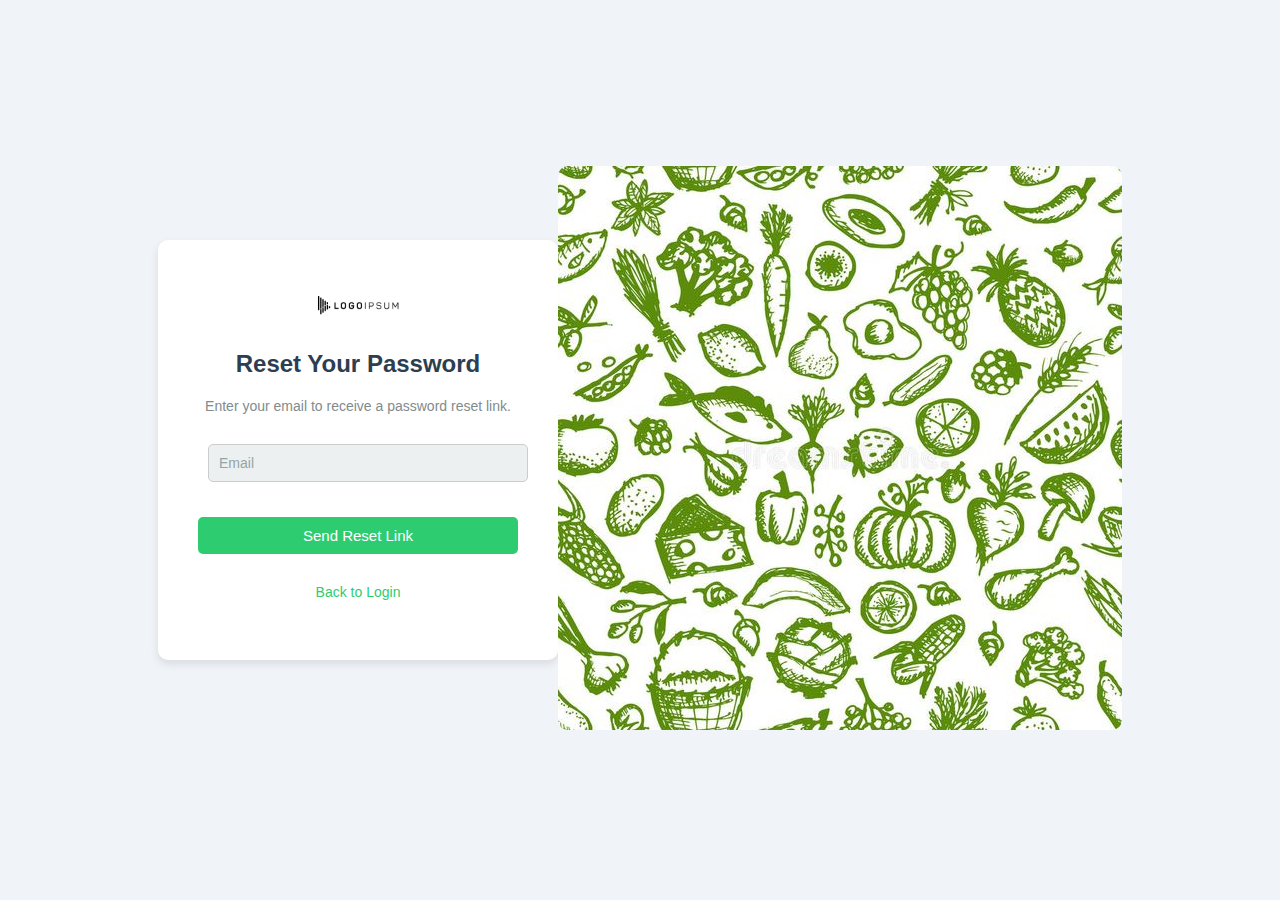
<file: p/pages/forgot-password.html>
<!DOCTYPE html>
<html lang="en">
<head>
    <meta charset="UTF-8">
    <meta name="viewport" content="width=device-width, initial-scale=1.0">
    <title>Forgot Password - Smart Grocery Meal Planner</title>
    <link rel="stylesheet" href="../styles/style.css">
</head>
<body>
    <div class="container">
        <div class="form-container">
            <div class="logo">
                <img src="../assets/images/logo.png" alt="Logo">
            </div>
            <div class="form-content">
                <h2>Reset Your Password</h2>
                <p>Enter your email to receive a password reset link.</p>
                <input type="email" placeholder="Email">
                <button class="reset-password-btn">Send Reset Link</button>
                <p class="back-to-login">
                    <a href="login.html">Back to Login</a>
                </p>
            </div>
        </div>
        <div class="illustration">
            <img src="../assets/images/illustration.png" alt="Illustration">
        </div>
    </div>
</body>
</html>
</file>
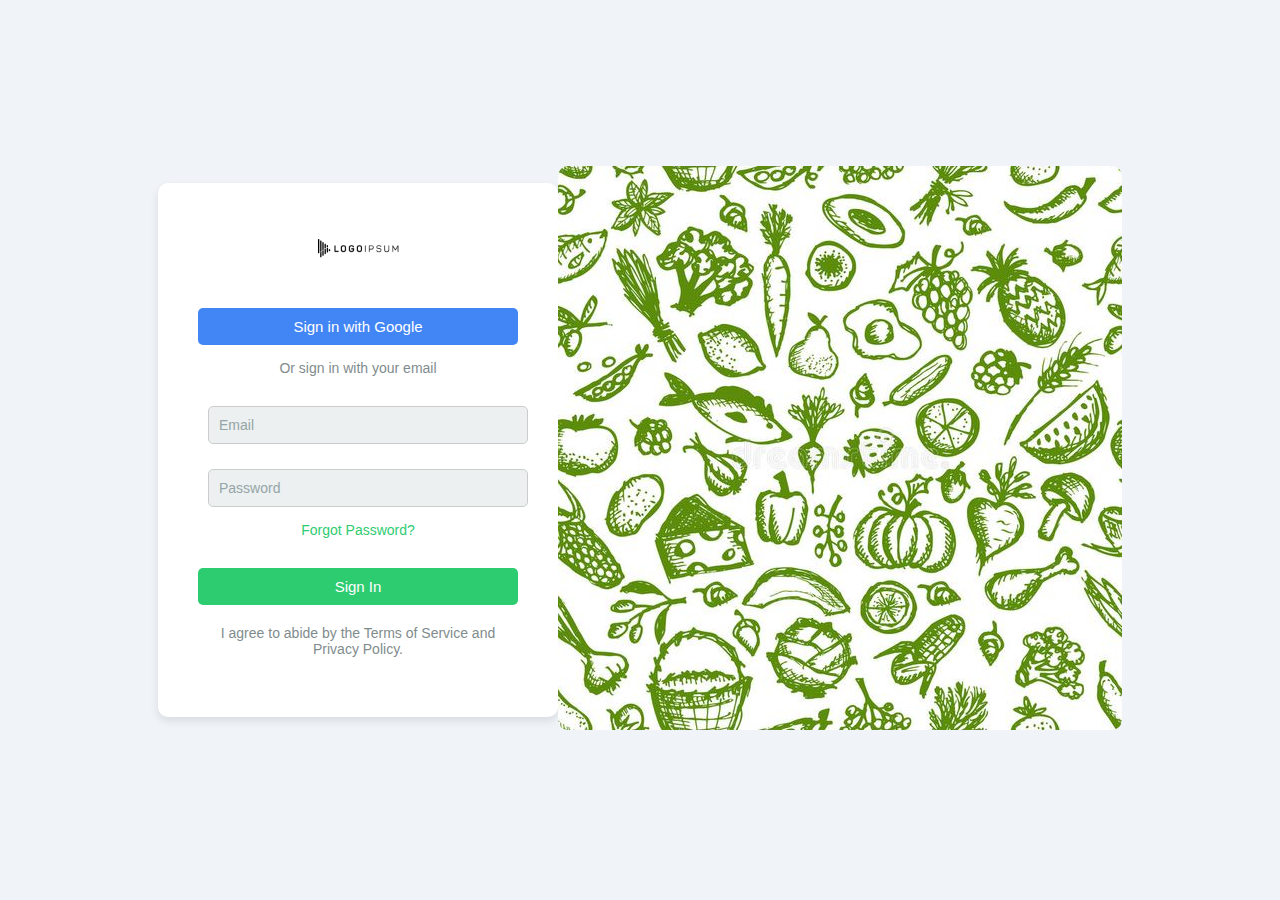
<file: p/pages/login.html>
<!DOCTYPE html>
<html lang="en">
<head>
    <meta charset="UTF-8">
    <meta name="viewport" content="width=device-width, initial-scale=1.0">
    <title>Login - Smart Grocery Meal Planner</title>
    <link rel="stylesheet" href="../styles/style.css">
</head>
<body>
    <div class="container">
        <div class="form-container">
            <div class="logo">
                <img src="../assets/images/logo.png" alt="Logo">
            </div>
            <div class="form-content">
                <button class="google-sign-in">Sign in with Google</button>
                <p>Or sign in with your email</p>
                <input type="email" placeholder="Email">
                <input type="password" placeholder="Password">
                <a href="forgot-password.html" class="forgot-password">Forgot Password?</a>
                <button class="sign-in-btn">Sign In</button>
                <p class="terms">
                    I agree to abide by the Terms of Service and Privacy Policy.
                </p>
            </div>
        </div>
        <div class="illustration">
            <img src="../assets/images/illustration.png" alt="Illustration">
        </div>
    </div>
</body>
</html>
</file>
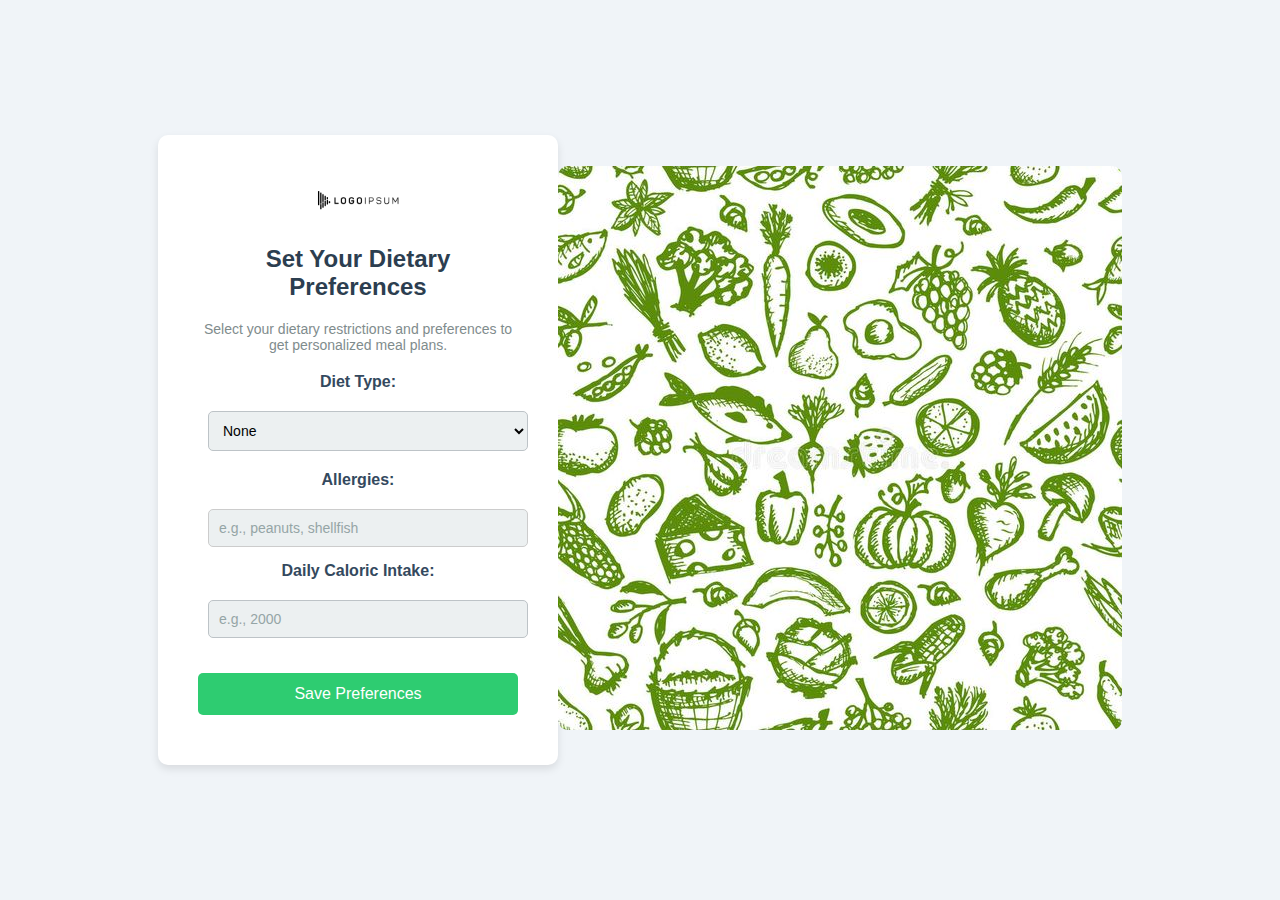
<file: p/pages/restrictions.html>
<!DOCTYPE html>
<html lang="en">
<head>
    <meta charset="UTF-8">
    <meta name="viewport" content="width=device-width, initial-scale=1.0">
    <title>Dietary Restrictions - Smart Grocery Meal Planner</title>
    <link rel="stylesheet" href="../styles/style.css">
</head>
<body>
    <div class="container">
        <div class="form-container">
            <div class="logo">
                <img src="../assets/images/logo.png" alt="Logo">
            </div>
            <div class="form-content">
                <h2>Set Your Dietary Preferences</h2>
                <p>Select your dietary restrictions and preferences to get personalized meal plans.</p>
                <form>
                    <label for="diet-type">Diet Type:</label>
                    <select id="diet-type" name="diet-type">
                        <option value="none">None</option>
                        <option value="vegetarian">Vegetarian</option>
                        <option value="vegan">Vegan</option>
                        <option value="pescatarian">Pescatarian</option>
                        <option value="gluten-free">Gluten-Free</option>
                        <option value="keto">Keto</option>
                        <option value="paleo">Paleo</option>
                        <option value="low-carb">Low-Carb</option>
                        <option value="low-fat">Low-Fat</option>
                    </select>

                    <label for="allergies">Allergies:</label>
                    <input type="text" id="allergies" name="allergies" placeholder="e.g., peanuts, shellfish">

                    <label for="calories">Daily Caloric Intake:</label>
                    <input type="number" id="calories" name="calories" placeholder="e.g., 2000">

                    <button type="submit" class="save-btn">Save Preferences</button>
                </form>
            </div>
        </div>
        <div class="illustration">
            <img src="../assets/images/illustration.png" alt="Illustration">
        </div>
    </div>
</body>
</html>
</file>
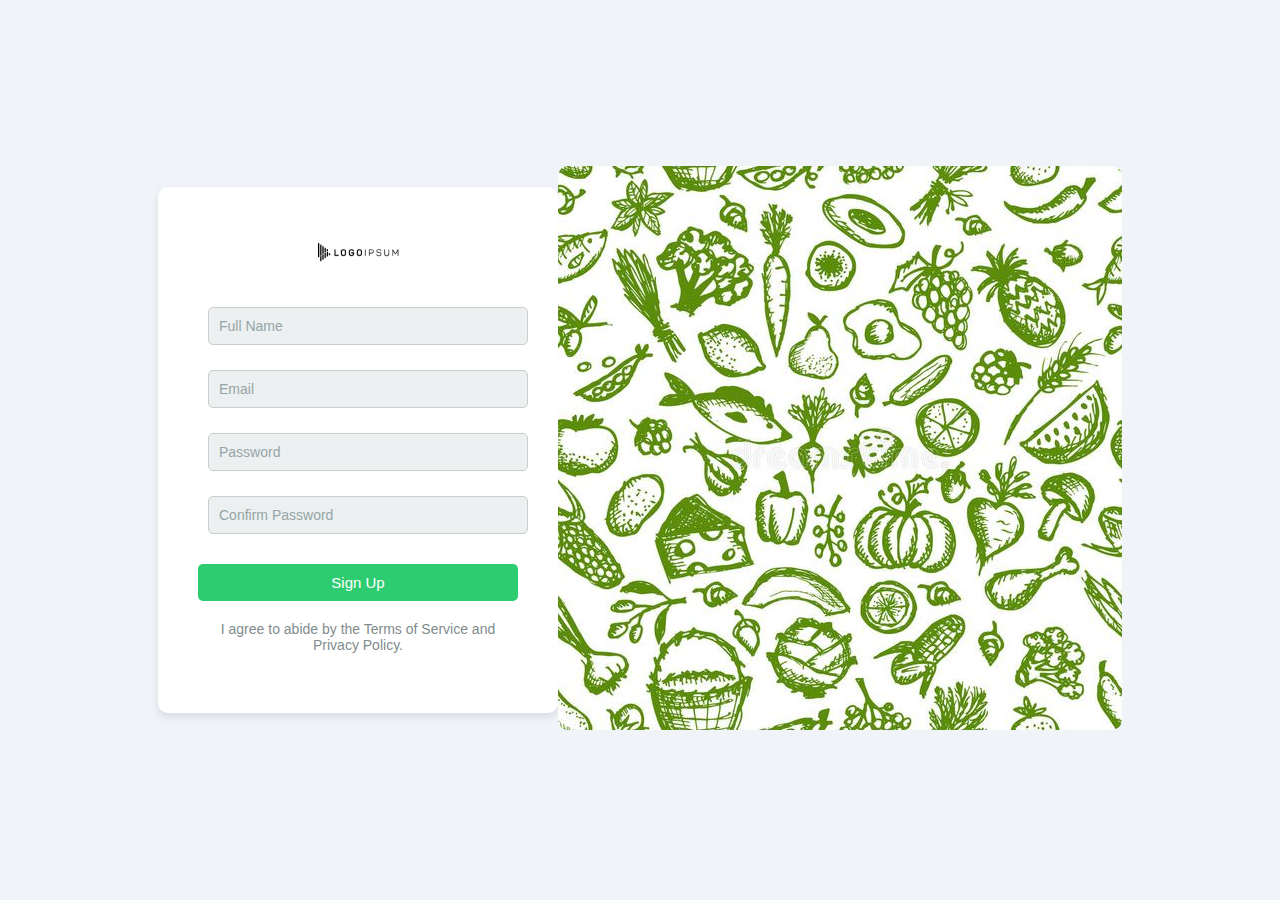
<file: p/pages/signup.html>
<!DOCTYPE html>
<html lang="en">
<head>
    <meta charset="UTF-8">
    <meta name="viewport" content="width=device-width, initial-scale=1.0">
    <title>Sign Up - Smart Grocery Meal Planner</title>
    <link rel="stylesheet" href="../styles/style.css">
</head>
<body>
    <div class="container">
        <div class="form-container">
            <div class="logo">
                <img src="../assets/images/logo.png" alt="Logo">
            </div>
            <div class="form-content">
                <input type="text" placeholder="Full Name">
                <input type="email" placeholder="Email">
                <input type="password" placeholder="Password">
                <input type="password" placeholder="Confirm Password">
                <button class="sign-up-btn">Sign Up</button>
                <p class="terms">
                    I agree to abide by the Terms of Service and Privacy Policy.
                </p>
            </div>
        </div>
        <div class="illustration">
            <img src="../assets/images/illustration.png" alt="Illustration">
        </div>
    </div>
</body>
</html>
</file>
<file: p/styles/style.css>
/* General body and font settings */
body {
    font-family: 'Roboto', sans-serif;
    margin: 0;
    padding: 0;
    box-sizing: border-box;
    
}
.description{
    color: #19db08;
    padding-left: 20px;
    font-size: large;
}

/* style.css file*/

.container {
    width: 100%;
    max-width: 1300px;
    margin: 5px;
    display: flex;
    justify-content: center;
    margin: 0;
    padding: 0;
    height: 100vh;
    box-sizing: border-box;
    text-align: center;

}

 h1 {
    color: #19db08;
}

.section {
    background-color: #ffffff;
    padding: 50px 30px;
    border: 1.5px solid #b2b2b2;
    border-radius: 0.25em;
    box-shadow: 0 20px 25px rgba(0, 0, 0, 0.25);
}

#my-qr-reader {
    padding: 20px !important;
    border: 1.5px solid #b2b2b2 !important;
    border-radius: 8px;
}

#my-qr-reader img[alt="Info icon"] {
    display: none;
}

#my-qr-reader img[alt="Camera based scan"] {
    width: 100px !important;
    height: 100px !important;
}

button {
    padding: 10px 20px;
    border: 1px solid #b2b2b2;
    outline: none;
    border-radius: 0.25em;
    color: white;
    font-size: 15px;
    cursor: pointer;
    margin-top: 15px;
    margin-bottom: 10px;
    background-color: #008000ad;
    transition: 0.3s background-color;
}

button:hover {
    background-color: #008000;
}

#html5-qrcode-anchor-scan-type-change {
    text-decoration: none !important;
    color: #1d9bf0;
}

video {
    width: 100% !important;
    border: 1px solid #b2b2b2 !important;
    border-radius: 0.25em;
}

/* Navigation bar styling */
.navbar {
    display: flex;
    justify-content: space-between;
    align-items: center;
    padding: 15px 20px;
    background-color: #2ecc71; /* Green background for navbar */
    box-shadow: 0 4px 8px rgba(0, 0, 0, 0.1);
}

.logo img {
    height: 50px; /* Logo height */
}

h1 {
    color: white;
    font-size: 24px;
    font-weight: bold;
}

.nav-links {
    display: flex;
    list-style: none;
}

.nav-links li {
    margin: 0 15px;
}

.nav-links a {
    text-decoration: none;
    color: white;
    font-size: 16px;
    transition: color 0.3s;
}

.nav-links a:hover {
    color: #27ae60; /* Darker green on hover */
}

/* Mobile menu styling */
.mobile-menu {
    display: none;
    cursor: pointer;
}

.mobile-menu .bar {
    display: block;
    width: 25px;
    height: 3px;
    margin: 5px auto;
    background-color: white;
    transition: 0.3s;
}

/* Responsive adjustments */
@media (max-width: 768px) {
    .nav-links {
        display: none;
        flex-direction: column;
        width: 100%;
        position: absolute;
        top: 60px;
        left: 0;
        background-color: #2ecc71;
    }

    .nav-links.active {
        display: flex;
    }

    .nav-links li {
        margin: 10px 0;
        text-align: center;
    }

    .mobile-menu {
        display: block;
    }
}

/* Menu toggle */
.mobile-menu.active .bar:nth-child(2) {
    opacity: 0;
}

.mobile-menu.active .bar:nth-child(1) {
    transform: translateY(8px) rotate(45deg);
}

.mobile-menu.active .bar:nth-child(3) {
    transform: translateY(-8px) rotate(-45deg);
}

/* Parallax effect */
.parallax {
    background-image: url('../assets/images/header.jpg'); /* Update with your desired parallax image */
    height: 400px;
    background-attachment: fixed;
    background-position: center;
    background-repeat: no-repeat;
    background-size: cover;
}

/* Content section styles */
section {
    padding: 60px 20px;
    text-align: center;
}

h2 {
    font-size: 28px;
    margin-bottom: 20px;
}

.meal-form, .grocery-form, .expiration-form, .ai-form {
    margin-bottom: 20px;
}

input, select {
    padding: 10px;
    margin: 10px;
    border: 1px solid #ccc;
    border-radius: 4px;
}

button {
    padding: 10px 20px;
    border: none;
    background-color: #2ecc71;
    color: white;
    border-radius: 4px;
    cursor: pointer;
}

button:hover {
    background-color: #27ae60;
}

.icon {
    vertical-align: middle;
    margin-right: 8px;
}

/* Footer styling */
footer {
    background-color: #2ecc71;
    color: white;
    padding: 20px;
    text-align: center;
    margin-top: 40px;
    position: relative;
    bottom: 0;
    width: 100%;
}


/* Mobile menu styling */
.mobile-menu {
    display: none;
    cursor: pointer;
}

.mobile-menu .bar {
    display: block;
    width: 25px;
    height: 3px;
    margin: 5px auto;
    background-color: white;
    transition: 0.3s;
}

/* Responsive adjustments */
@media (max-width: 768px) {
    .nav-links {
        display: none;
        flex-direction: column;
        width: 100%;
        position: absolute;
        top: 60px;
        left: 0;
        background-color: #2ecc71;
    }

    .nav-links.active {
        display: flex;
    }

    .nav-links li {
        margin: 10px 0;
        text-align: center;
    }

    .mobile-menu {
        display: block;
    }
}

/* Menu toggle */
.mobile-menu.active .bar:nth-child(2) {
    opacity: 0;
}

.mobile-menu.active .bar:nth-child(1) {
    transform: translateY(8px) rotate(45deg);
}

.mobile-menu.active .bar:nth-child(3) {
    transform: translateY(-8px) rotate(-45deg);
}

/* Parallax effect */
.parallax {
    background-image: url('../assets/images/header.jpg'); /* Update with your desired parallax image */
    height: 400px;
    background-attachment: fixed;
    background-position: center;
    background-repeat: no-repeat;
    background-size: cover;
}

/* Content section styles */
section {
    padding: 60px 20px;
    text-align: center;
}

h2 {
    font-size: 28px;
    margin-bottom: 20px;
}

.meal-form, .grocery-form, .expiration-form, .ai-form {
    margin-bottom: 20px;
}

input, select {
    padding: 10px;
    margin: 10px;
    border: 1px solid #ccc;
    border-radius: 4px;
}

button {
    padding: 10px 20px;
    border: none;
    background-color: #2ecc71;
    color: white;
    border-radius: 4px;
    cursor: pointer;
}

button:hover {
    background-color: #27ae60;
}

.icon {
    vertical-align: middle;
    margin-right: 8px;
}

/* Footer styling */
footer {
    background-color: #2ecc71;
    color: white;
    padding: 20px;
    text-align: center;
    margin-top: 40px;
    position: relative;
    bottom: 0;
    width: 100%;
}

/* Mobile menu styling */
.mobile-menu {
    display: none;
    cursor: pointer;
}

.mobile-menu .bar {
    display: block;
    width: 25px;
    height: 3px;
    margin: 5px auto;
    background-color: white;
    transition: 0.3s;
}

/* Responsive adjustments */
@media (max-width: 768px) {
    .nav-links {
        display: none;
        flex-direction: column;
        width: 100%;
        position: absolute;
        top: 60px;
        left: 0;
        background-color: #2ecc71;
    }

    .nav-links.active {
        display: flex;
    }

    .nav-links li {
        margin: 10px 0;
        text-align: center;
    }

    .mobile-menu {
        display: block;
    }
}

/* Menu toggle */
.mobile-menu.active .bar:nth-child(2) {
    opacity: 0;
}

.mobile-menu.active .bar:nth-child(1) {
    transform: translateY(8px) rotate(45deg);
}

.mobile-menu.active .bar:nth-child(3) {
    transform: translateY(-8px) rotate(-45deg);
}

section {
    padding: 20px;
    margin: 20px 0;
    background-color: white;
    border-radius: 5px;
}

h2 {
    color: #3e8e41;
}

.meal-form, .grocery-form, .expiration-form, .ai-form {
    display: flex;
    flex-wrap: wrap;
    gap: 10px;
}

input[type="text"], input[type="date"], select {
    padding: 10px;
    width: calc(100% - 20px);
    margin-bottom: 10px;
}

button {
    padding: 10px;
    background-color: #4CAF50;
    color: white;
    border: none;
    cursor: pointer;
}

button img.icon {
    width: 20px;
    vertical-align: middle;
    margin-right: 5px;
}

ul {
    list-style-type: none;
    padding: 0;
}

footer {
    background-color: #3e8e41;
    color: white;
    text-align: center;
    padding: 10px 0;
}

/* Basic reset */
* {
    margin: 0;
    padding: 0;
    box-sizing: border-box;
    font-family: Arial, sans-serif;
}

/* Container for the entire page */
.container {
    display: flex;
    align-items: center;
    justify-content: center;
    height: 100vh;
    background-color: #f0f5f1; /* Light green background */
}

/* Form container */
.form-container {
    background-color: white;
    padding: 20px;
    border-radius: 10px;
    box-shadow: 0 4px 6px rgba(0, 0, 0, 0.1);
    max-width: 400px;
    width: 100%;
}

/* Logo */
.logo img {
    display: block;
    margin: 0 auto 20px auto;
}

/* Form content */
.form-content {
    text-align: center;
}

/* Form input fields */
.form-content input[type="email"],
.form-content input[type="password"],
.form-content input[type="text"] {
    width: 100%;
    padding: 10px;
    margin-bottom: 15px;
    border: 1px solid #ccc;
    border-radius: 5px;
}

/* Google Sign In Button */
.google-sign-in {
    background-color: #4285F4;
    color: white;
    padding: 10px;
    border: none;
    border-radius: 5px;
    width: 100%;
    margin-bottom: 15px;
    cursor: pointer;
}

/* Sign In and Sign Up Button */
.sign-in-btn, .sign-up-btn, .submit-btn {
    background-color: #2ecc71; /* Green color */
    color: white;
    padding: 10px;
    border: none;
    border-radius: 5px;
    width: 100%;
    cursor: pointer;
}

/* Terms and conditions text */
.terms {
    font-size: 12px;
    color: #888;
    margin-top: 10px;
}

/* Illustration container */
.illustration {
    display: none; /* Hide on mobile */
}

@media(min-width: 768px) {
    .container {
        justify-content: space-between;
        padding: 20px;
    }

    .illustration {
        display: block;
        max-width: 50%;
    }

    .illustration img {
        max-width: 100%;
    }
}
/* ...existing styles... */

/* Forgot Password Link */
.forgot-password {
    display: block;
    margin-bottom: 15px;
    color: #2ecc71; /* Green color */
    text-decoration: none;
    font-size: 14px;
}

.forgot-password:hover {
    text-decoration: underline;
}

/* Reset Password Button */
.reset-password-btn {
    background-color: #2ecc71; /* Green color */
    color: white;
    padding: 10px;
    border: none;
    border-radius: 5px;
    width: 100%;
    cursor: pointer;
    margin-top: 20px;
}

/* Back to Login link */
.back-to-login {
    margin-top: 20px;
}

.back-to-login a {
    color: #2ecc71; /* Green color */
    text-decoration: none;
    font-size: 14px;
}

.back-to-login a:hover {
    text-decoration: underline;
}

/* ...existing styles... */
/* General container styling */
.container {
    display: flex;
    justify-content: center;
    align-items: center;
    height: 100vh;
    background-color: #f0f4f8; /* Light grey background for elegance */
}

.form-container {
    background-color: white;
    padding: 40px;
    border-radius: 10px;
    box-shadow: 0 4px 8px rgba(0, 0, 0, 0.1);
    width: 400px;
}

.form-content h2 {
    font-size: 24px;
    color: #2c3e50; /* Darker text for a more serious tone */
    margin-bottom: 20px;
    text-align: center;
}

.form-content p {
    font-size: 14px;
    color: #7f8c8d;
    margin-bottom: 20px;
    text-align: center;
}

label {
    display: block;
    margin-bottom: 10px;
    color: #34495e;
    font-weight: bold;
}

input, select {
    width: 100%;
    padding: 10px;
    margin-bottom: 20px;
    border: 1px solid #bdc3c7;
    border-radius: 5px;
    font-size: 14px;
    background-color: #ecf0f1;
}

input::placeholder {
    color: #95a5a6;
}

.save-btn {
    background-color: #2ecc71; /* Green for action buttons */
    color: white;
    padding: 12px;
    border: none;
    border-radius: 5px;
    width: 100%;
    font-size: 16px;
    cursor: pointer;
    transition: background-color 0.3s;
}

.save-btn:hover {
    background-color: #27ae60;
}

/* Illustration side */
.illustration {
    display: none; /* Hide illustration on small screens */
}

.illustration img {
    max-width: 100%;
    border-radius: 10px;
}

/* Media queries for responsiveness */
@media (min-width: 768px) {
    .container {
        flex-direction: row;
    }

    .illustration {
        display: block;
    }

    .form-container {
        width: 400px;
    }
}
</file>
